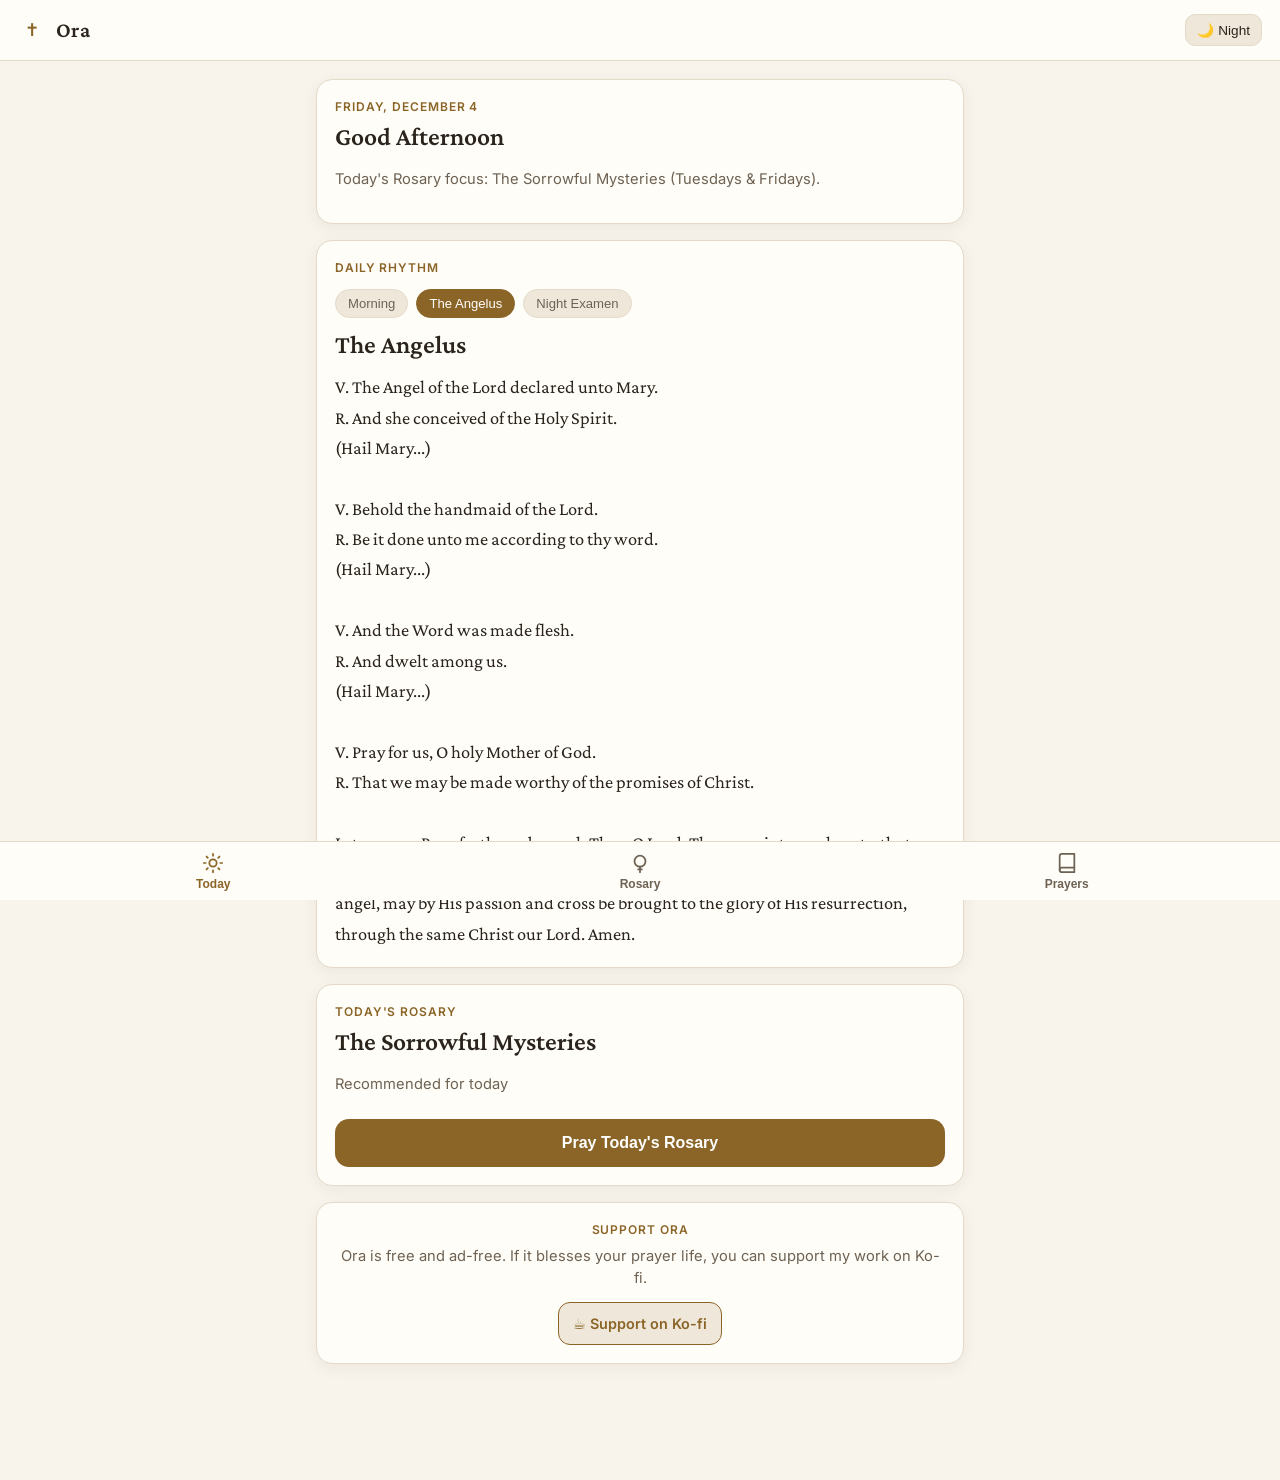
<file: Index.html>
<!DOCTYPE html>
<html lang="en">
<head>
  <meta charset="UTF-8" />
  <meta name="viewport" content="width=device-width, initial-scale=1.0, viewport-fit=cover" />
  <meta name="theme-color" content="#7c5c2b" />
  <meta name="description" content="Ora — Daily Catholic Prayer, Interactive Rosary & Private Intentions" />
  <meta property="og:type" content="website" />
  <meta property="og:title" content="Ora — Daily Catholic Prayer" />
  <meta property="og:description" content="Free, ad-free, offline Catholic prayer app with daily prayers, interactive Rosary, and private intentions." />
  <meta property="og:url" content="https://apps4u25.github.io/Ora-prayer/" />
  <meta property="og:image" content="https://apps4u25.github.io/Ora-prayer/icon-512.png" />
  <title>Ora • Catholic Prayer</title>

  <link rel="manifest" href="./manifest.json" />
  <link rel="icon" type="image/png" sizes="192x192" href="./icon-192.png" />
  <link rel="apple-touch-icon" href="./icon-192.png" />
  <link rel="preconnect" href="https://fonts.googleapis.com" />
  <link rel="preconnect" href="https://fonts.gstatic.com" crossorigin />
  <link href="https://fonts.googleapis.com/css2?family=Crimson+Pro:ital,wght@0,400;0,600;1,400&family=Inter:wght@400;500;600&display=swap" rel="stylesheet" />
  <link rel="stylesheet" href="./style.css" />
</head>
<body>
  <header>
    <div class="brand">
      <div class="brand-cross">✝</div>
      <h1>Ora</h1>
    </div>
    <div class="header-actions">
      <button id="installBtn" class="icon-btn" type="button">Install</button>
      <button id="darkToggle" class="icon-btn" type="button" aria-label="Toggle dark mode">🌙 Night</button>
    </div>
  </header>

  <main>
    <section id="tab-today" class="tab-panel active">
      <div class="card">
        <div class="eyebrow" id="todayDateLabel">Today</div>
        <h2 class="section-title" id="todayGreeting">Peace be with you</h2>
        <p class="muted" id="todayLiturgicalNote"></p>
      </div>

      <div class="card">
        <div class="eyebrow">Daily Rhythm</div>
        <div class="pill-row" id="dailyTimePills">
          <button class="pill" data-slot="morning" type="button">Morning</button>
          <button class="pill" data-slot="angelus" type="button">The Angelus</button>
          <button class="pill" data-slot="night" type="button">Night Examen</button>
        </div>
        <h2 class="section-title" id="dailyPrayerTitle">Morning Offering</h2>
        <div class="prayer-body" id="dailyPrayerBody"></div>
      </div>

      <div class="card">
        <div class="eyebrow">Today's Rosary</div>
        <h2 class="section-title" id="todayMysteryTitle">The Sorrowful Mysteries</h2>
        <p class="muted" id="todayMysterySub">Recommended for today</p>
        <button class="btn-primary" id="goToRosaryBtn" type="button" style="margin-top:10px;">
          Pray Today's Rosary
        </button>
      </div>

      <div class="card" style="text-align:center;">
        <div class="eyebrow">Support Ora</div>
        <p class="muted" style="margin:6px 0 12px;">
          Ora is free and ad-free. If it blesses your prayer life, you can support my work on Ko-fi.
        </p>
        <a href="https://ko-fi.com/dailycatholicverses" target="_blank" rel="noopener noreferrer" class="btn-secondary" style="display:inline-block; text-decoration:none; border-color:var(--accent); color:var(--accent); font-weight:600;">
          ☕ Support on Ko-fi
        </a>
      </div>
    </section>

    <section id="tab-rosary" class="tab-panel">
      <div class="rosary-controls">
        <select id="mysterySelect" class="mystery-select" aria-label="Select Rosary Mysteries">
          <option value="joyful">Joyful Mysteries (Mon, Sat)</option>
          <option value="luminous">Luminous Mysteries (Thu)</option>
          <option value="sorrowful">Sorrowful Mysteries (Tue, Fri)</option>
          <option value="glorious">Glorious Mysteries (Wed, Sun)</option>
        </select>
        <button id="resetRosaryBtn" class="btn-secondary" type="button">Reset</button>
      </div>

      <div class="card rosary-tap-card" id="rosaryCard">
        <div class="eyebrow" id="rosaryBeadLabel">Step 1</div>
        <h2 class="section-title" id="rosaryStepTitle">Sign of the Cross</h2>
        <p class="muted" id="rosaryMysteryBanner" style="display:none; font-style:italic; margin: 4px 0 8px;"></p>
        <div class="beads-row" id="rosaryBeadsRow"></div>
        <div class="prayer-body" id="rosaryStepText"></div>
        <div class="progress-bar-wrap">
          <div class="progress-bar-fill" id="rosaryProgressFill"></div>
        </div>
        <p class="muted" id="rosaryCounterText" style="margin:8px 0 0; font-size:0.8rem; text-align:right;"></p>
      </div>

      <button class="btn-primary" id="nextBeadBtn" type="button">Next Bead →</button>
      <div class="rosary-footer-actions">
        <button class="btn-secondary" id="prevBeadBtn" type="button" style="flex:1;">← Previous</button>
        <button class="btn-secondary" id="hapticToggleBtn" type="button" style="flex:1;">Vibration: On</button>
      </div>
    </section>

    <section id="tab-prayers" class="tab-panel">
      <div class="segmented">
        <button id="segLibraryBtn" class="active" type="button">Prayer Library</button>
        <button id="segIntentionsBtn" type="button">My Intentions</button>
      </div>

      <div id="libraryView">
        <div class="toolbar">
          <input type="search" id="prayerSearch" placeholder="Search prayers..." aria-label="Search prayers" />
          <button class="icon-btn" id="fontDecBtn" type="button" aria-label="Decrease text size">A-</button>
          <button class="icon-btn" id="fontIncBtn" type="button" aria-label="Increase text size">A+</button>
        </div>
        <div class="card" id="prayerListContainer"></div>
      </div>

      <div id="intentionsView" style="display:none;">
        <div class="card">
          <div class="eyebrow">Private Prayer List</div>
          <p class="muted" style="margin-top:0;">Saved privately on this device. Tap the box when a prayer is answered.</p>
          <form id="intentionForm" class="toolbar" style="margin-bottom:0;">
            <input type="text" id="intentionInput" placeholder="Add a person or intention..." required />
            <button class="btn-secondary" type="submit" style="background:var(--accent); color:#fff; border-color:var(--accent);">Add</button>
          </form>
        </div>
        <div class="card" id="intentionsListContainer"></div>
      </div>
    </section>
  </main>

  <nav class="bottom-nav">
    <button class="nav-btn active" data-tab="today" type="button">
      <svg viewBox="0 0 24 24"><circle cx="12" cy="12" r="4"/><path d="M12 2v2m0 16v2M4.93 4.93l1.41 1.41m11.32 11.32l1.41 1.41M2 12h2m16 0h2M6.34 17.66l-1.41 1.41M19.07 4.93l-1.41 1.41"/></svg>
      <span>Today</span>
    </button>
    <button class="nav-btn" data-tab="rosary" type="button">
      <svg viewBox="0 0 24 24"><circle cx="12" cy="10" r="6"/><path d="M12 16v6m-2-3h4"/></svg>
      <span>Rosary</span>
    </button>
    <button class="nav-btn" data-tab="prayers" type="button">
      <svg viewBox="0 0 24 24"><path d="M4 19.5A2.5 2.5 0 0 1 6.5 17H20"/><path d="M6.5 2H20v20H6.5A2.5 2.5 0 0 1 4 19.5v-15A2.5 2.5 0 0 1 6.5 2z"/></svg>
      <span>Prayers</span>
    </button>
  </nav>

  <script src="./prayers.js"></script>
  <script src="./app.js"></script>
</body>
</html>
</file>
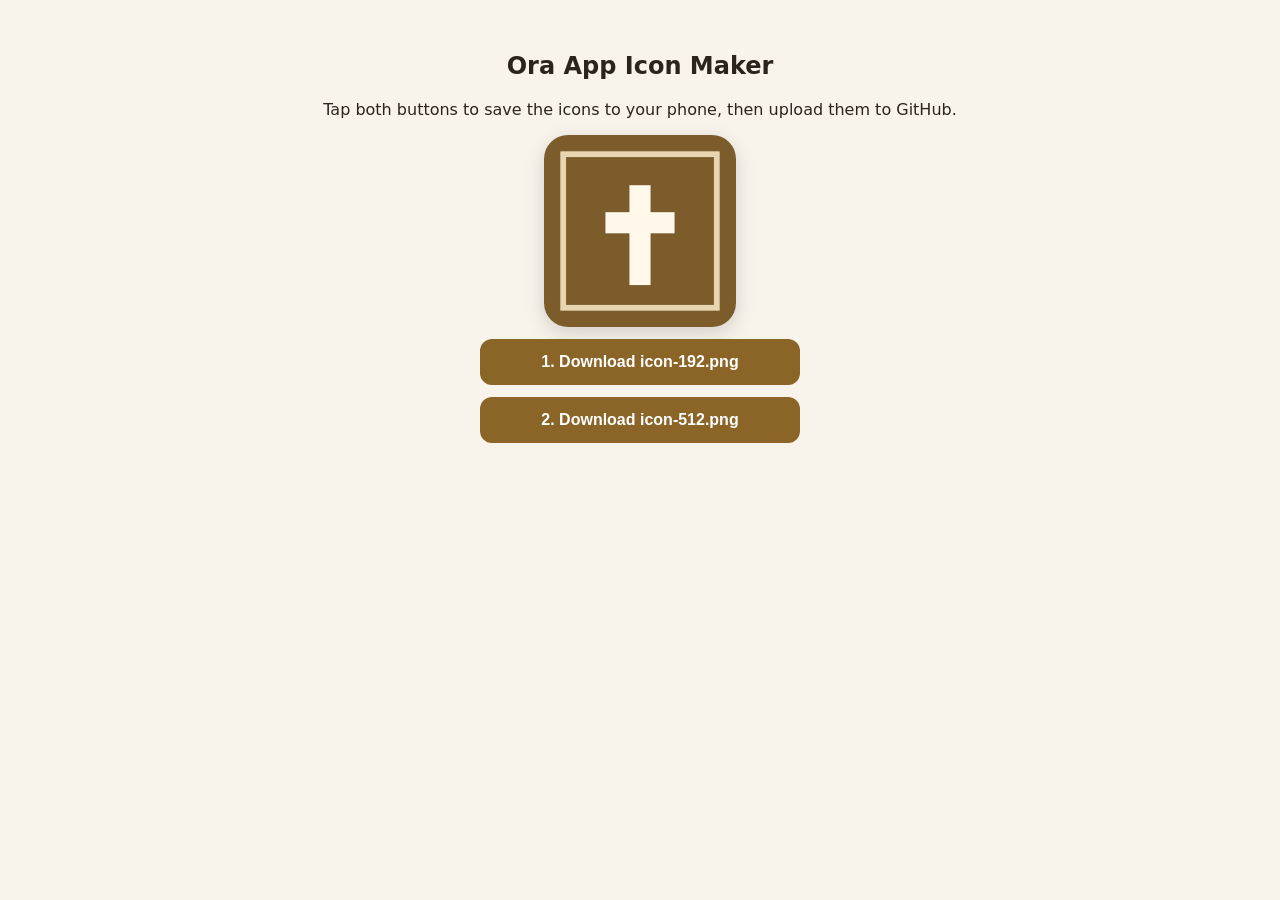
<file: icons.html>
<!DOCTYPE html>
<html lang="en">
<head>
  <meta charset="UTF-8" />
  <meta name="viewport" content="width=device-width, initial-scale=1.0" />
  <title>Download Ora Icons</title>
  <style>
    body { font-family: system-ui, sans-serif; padding: 24px; background: #f8f4ec; color: #2a241d; text-align: center; }
    button { display: block; width: 100%; max-width: 320px; margin: 12px auto; padding: 14px; border: none; border-radius: 12px; background: #8b6528; color: #fff; font-size: 1rem; font-weight: 600; cursor: pointer; }
    canvas { border-radius: 24px; margin: 12px auto; display: block; box-shadow: 0 6px 20px rgba(0,0,0,0.15); }
  </style>
</head>
<body>
  <h2>Ora App Icon Maker</h2>
  <p>Tap both buttons to save the icons to your phone, then upload them to GitHub.</p>
  <canvas id="preview" width="192" height="192"></canvas>
  <button onclick="downloadIcon(192)">1. Download icon-192.png</button>
  <button onclick="downloadIcon(512)">2. Download icon-512.png</button>

  <script>
    function drawIcon(canvas, size) {
      canvas.width = size;
      canvas.height = size;
      const ctx = canvas.getContext("2d");

      ctx.fillStyle = "#7c5c2b";
      ctx.fillRect(0, 0, size, size);

      ctx.strokeStyle = "#e8d6b3";
      ctx.lineWidth = size * 0.03;
      const pad = size * 0.1;
      ctx.strokeRect(pad, pad, size - pad * 2, size - pad * 2);

      ctx.fillStyle = "#fff8eb";
      const barW = size * 0.11;
      const vH = size * 0.52;
      const hW = size * 0.36;
      const cx = size / 2;
      const cy = size * 0.48;

      ctx.fillRect(cx - barW / 2, cy - vH * 0.42, barW, vH);
      ctx.fillRect(cx - hW / 2, cy - vH * 0.15, hW, barW);
    }

    drawIcon(document.getElementById("preview"), 192);

    function downloadIcon(size) {
      const c = document.createElement("canvas");
      drawIcon(c, size);
      const a = document.createElement("a");
      a.download = `icon-${size}.png`;
      a.href = c.toDataURL("image/png");
      a.click();
    }
  </script>
</body>
</html>
</file>
<file: style.css>
:root {
  --bg: #f8f4ec;
  --surface: #fffdf8;
  --surface-alt: #efe8da;
  --text: #2a241d;
  --text-muted: #6e6253;
  --accent: #8b6528;and 
  --accent-soft: rgba(139, 101, 40, 0.12);
  --border: #e3dac9;
  --shadow: 0 4px 16px rgba(42, 36, 29, 0.06);
  --prayer-size: 1.15rem;
}
body.dark {
  --bg: #151310;
  --surface: #1f1c18;
  --surface-alt: #2b2620;
  --text: #efe9de;
  --text-muted: #a99d8c;
  --accent: #d4aa5a;
  --accent-soft: rgba(212, 170, 90, 0.15);
  --border: #352f27;
  --shadow: 0 4px 20px rgba(0, 0, 0, 0.35);
}
* { box-sizing: border-box; -webkit-tap-highlight-color: transparent; }
body {
  margin: 0;
  font-family: 'Inter', system-ui, -apple-system, sans-serif;
  background: var(--bg);
  color: var(--text);
  line-height: 1.5;
  transition: background 0.25s ease, color 0.25s ease;
}
.serif { font-family: 'Crimson Pro', Georgia, serif; }
header {
  position: sticky; top: 0; z-index: 20;
  background: var(--surface);
  border-bottom: 1px solid var(--border);
  padding: 14px 18px;
  display: flex; align-items: center; justify-content: space-between;
}
.brand { display: flex; align-items: center; gap: 10px; }
.brand-cross {
  width: 28px; height: 28px; border-radius: 8px;
  background: var(--accent-soft); color: var(--accent);
  display: grid; place-items: center; font-size: 1.1rem; font-weight: 600;
}
.brand h1 {
  margin: 0; font-size: 1.35rem;
  font-family: 'Crimson Pro', Georgia, serif; font-weight: 600; letter-spacing: 0.3px;
}
.header-actions { display: flex; align-items: center; gap: 8px; }
.icon-btn {
  background: var(--surface-alt); color: var(--text);
  border: 1px solid var(--border); border-radius: 10px;
  padding: 7px 11px; font-size: 0.85rem; font-weight: 500; cursor: pointer;
  display: inline-flex; align-items: center; gap: 5px;
}
#installBtn { display: none; background: var(--accent); color: #fff; border-color: var(--accent); }
main { max-width: 680px; margin: 0 auto; padding: 18px 16px 100px; }
.tab-panel { display: none; animation: fadeIn 0.2s ease; }
.tab-panel.active { display: block; }
@keyframes fadeIn {
  from { opacity: 0; transform: translateY(4px); }
  to { opacity: 1; transform: translateY(0); }
}
.card {
  background: var(--surface); border: 1px solid var(--border);
  border-radius: 16px; padding: 18px; margin-bottom: 16px; box-shadow: var(--shadow);
}
.eyebrow {
  font-size: 0.75rem; text-transform: uppercase; letter-spacing: 0.9px;
  color: var(--accent); font-weight: 600; margin-bottom: 6px;
}
h2.section-title {
  margin: 0 0 8px; font-family: 'Crimson Pro', Georgia, serif;
  font-size: 1.6rem; font-weight: 600; line-height: 1.2;
}
.muted { color: var(--text-muted); font-size: 0.92rem; }
.prayer-body {
  font-family: 'Crimson Pro', Georgia, serif; font-size: var(--prayer-size);
  line-height: 1.65; white-space: pre-line; margin: 12px 0 0;
}
.pill-row { display: flex; gap: 8px; flex-wrap: wrap; margin: 12px 0; }
.pill {
  border: 1px solid var(--border); background: var(--surface-alt);
  color: var(--text-muted); padding: 6px 12px; border-radius: 999px;
  font-size: 0.82rem; font-weight: 500; cursor: pointer;
}
.pill.active { background: var(--accent); color: #fff; border-color: var(--accent); }
.btn-primary {
  width: 100%; padding: 15px 18px; border: none; border-radius: 14px;
  background: var(--accent); color: #fff; font-size: 1rem; font-weight: 600;
  cursor: pointer; user-select: none; transition: transform 0.08s ease;
}
.btn-primary:active { transform: scale(0.98); }
.btn-secondary {
  padding: 10px 14px; border: 1px solid var(--border); border-radius: 12px;
  background: var(--surface-alt); color: var(--text); font-size: 0.9rem;
  font-weight: 500; cursor: pointer; user-select: none;
}
.rosary-controls { display: flex; justify-content: space-between; align-items: center; gap: 10px; margin-bottom: 12px; }
select.mystery-select {
  flex: 1; padding: 10px 12px; border-radius: 12px; border: 1px solid var(--border);
  background: var(--surface); color: var(--text); font-size: 0.92rem; font-weight: 500;
}
.beads-row { display: flex; justify-content: center; align-items: center; gap: 7px; margin: 14px 0 6px; min-height: 22px; }
.bead { width: 13px; height: 13px; border-radius: 50%; border: 2px solid var(--accent); background: transparent; transition: all 0.18s ease; }
.bead.large { width: 17px; height: 17px; margin-right: 4px; }
.bead.done { background: var(--accent); }
.bead.current { background: var(--accent); transform: scale(1.25); box-shadow: 0 0 0 4px var(--accent-soft); }
.rosary-tap-card { cursor: pointer; user-select: none; }
.rosary-footer-actions { display: flex; gap: 10px; margin-top: 12px; }
.progress-bar-wrap { height: 6px; background: var(--surface-alt); border-radius: 999px; overflow: hidden; margin-top: 10px; }
.progress-bar-fill { height: 100%; background: var(--accent); width: 0%; transition: width 0.2s ease; }
.segmented {
  display: grid; grid-template-columns: 1fr 1fr; background: var(--surface-alt);
  padding: 4px; border-radius: 12px; border: 1px solid var(--border); margin-bottom: 16px;
}
.segmented button {
  border: none; background: transparent; color: var(--text-muted);
  padding: 9px; border-radius: 9px; font-weight: 600; font-size: 0.9rem; cursor: pointer;
}
.segmented button.active { background: var(--surface); color: var(--text); box-shadow: 0 1px 4px rgba(0,0,0,0.08); }
.toolbar { display: flex; gap: 8px; margin-bottom: 14px; align-items: center; }
input[type="text"], input[type="search"] {
  flex: 1; padding: 11px 13px; border-radius: 12px; border: 1px solid var(--border);
  background: var(--surface); color: var(--text); font-size: 0.95rem;
}
.prayer-item { border-bottom: 1px solid var(--border); padding: 14px 0; }
.prayer-item:last-child { border-bottom: none; }
.prayer-item-header { display: flex; justify-content: space-between; align-items: center; cursor: pointer; gap: 12px; }
.prayer-item-title { font-family: 'Crimson Pro', Georgia, serif; font-size: 1.25rem; font-weight: 600; margin: 0; }
.prayer-item-cat { font-size: 0.78rem; color: var(--accent); font-weight: 500; }
.prayer-item-content { display: none; margin-top: 10px; }
.prayer-item.open .prayer-item-content { display: block; }
.intention-row { display: flex; align-items: flex-start; gap: 12px; padding: 12px 0; border-bottom: 1px solid var(--border); }
.intention-row:last-child { border-bottom: none; }
.intention-row input[type="checkbox"] { width: 20px; height: 20px; margin-top: 2px; accent-color: var(--accent); cursor: pointer; }
.intention-text { flex: 1; font-size: 0.98rem; }
.intention-text.answered { text-decoration: line-through; color: var(--text-muted); }
.intention-date { display: block; font-size: 0.75rem; color: var(--text-muted); margin-top: 2px; }
.delete-btn { background: transparent; border: none; color: var(--text-muted); font-size: 1.1rem; cursor: pointer; padding: 2px 6px; }
nav.bottom-nav {
  position: fixed; bottom: 0; left: 0; right: 0; z-index: 30;
  background: var(--surface); border-top: 1px solid var(--border);
  display: grid; grid-template-columns: repeat(3, 1fr); padding-bottom: env(safe-area-inset-bottom);
}
.nav-btn {
  border: none; background: transparent; color: var(--text-muted);
  padding: 10px 6px 9px; display: flex; flex-direction: column; align-items: center;
  gap: 3px; font-size: 0.75rem; font-weight: 600; cursor: pointer;
}
.nav-btn.active { color: var(--accent); }
.nav-btn svg { width: 22px; height: 22px; stroke: currentColor; fill: none; stroke-width: 1.9; stroke-linecap: round; stroke-linejoin: round; }
</file>
